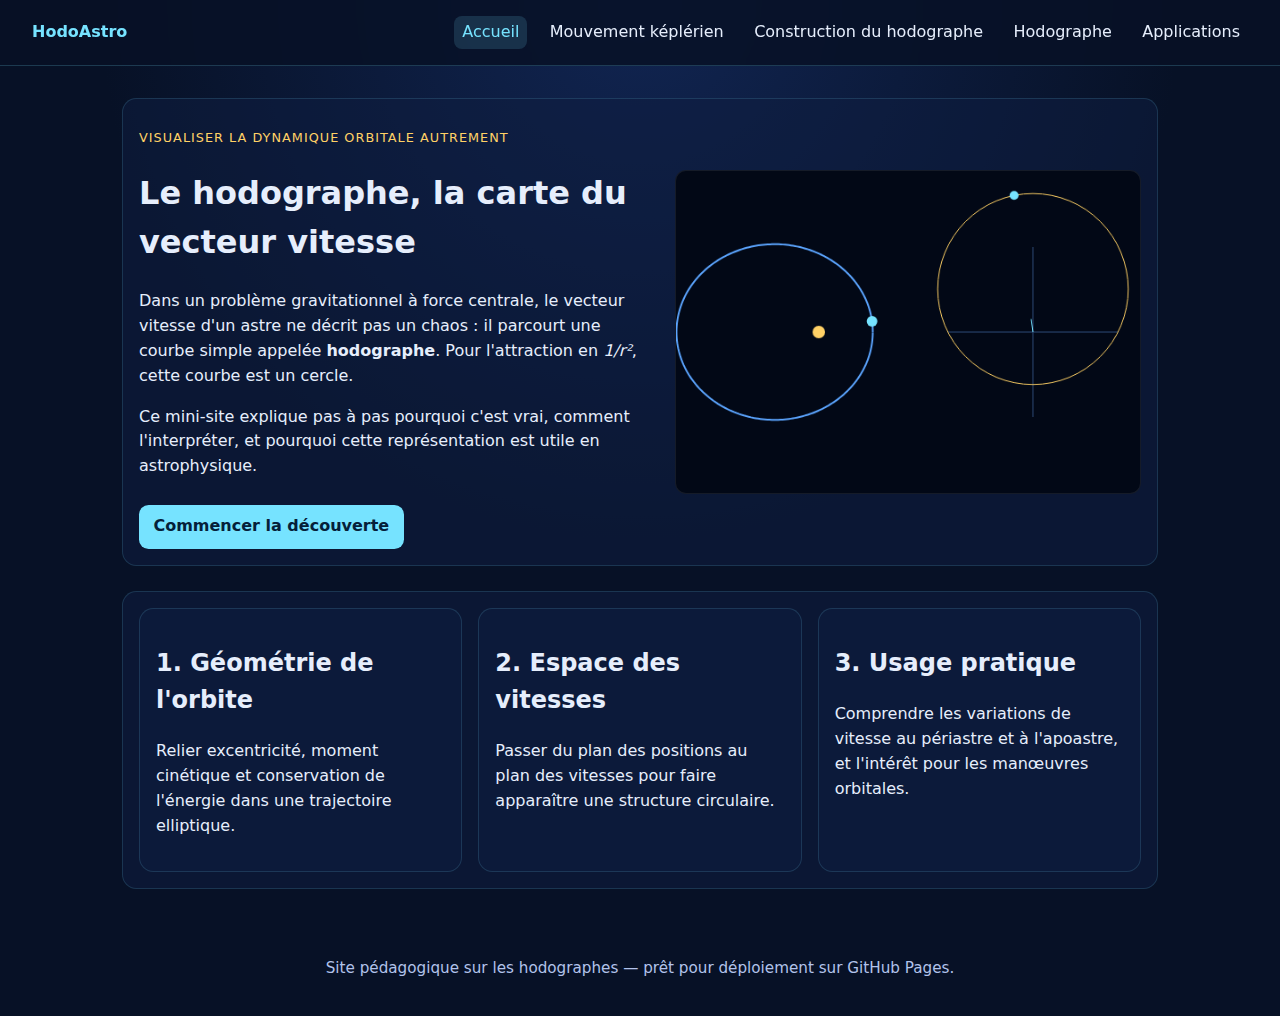
<file: index.html>
<!DOCTYPE html>
<html lang="fr">
  <head>
    <meta charset="UTF-8" />
    <meta name="viewport" content="width=device-width, initial-scale=1.0" />
    <title>Hodographes et mécanique céleste</title>
    <link rel="stylesheet" href="styles.css" />
  </head>
  <body data-page="home">
    <header class="site-header">
      <a class="logo" href="index.html">HodoAstro</a>
      <nav>
        <a href="index.html" aria-current="page">Accueil</a>
        <a href="kepler.html">Mouvement képlérien</a>
        <a href="construction.html">Construction du hodographe</a>
        <a href="hodographe.html">Hodographe</a>
        <a href="applications.html">Applications</a>
      </nav>
    </header>

    <main>
      <section class="hero">
        <div>
          <p class="eyebrow">Visualiser la dynamique orbitale autrement</p>
          <h1>Le hodographe, la carte du vecteur vitesse</h1>
          <p>
            Dans un problème gravitationnel à force centrale, le vecteur vitesse d'un astre ne décrit pas un chaos : il parcourt une
            courbe simple appelée <strong>hodographe</strong>. Pour l'attraction en <em>1/r²</em>, cette courbe est un cercle.
          </p>
          <p>
            Ce mini-site explique pas à pas pourquoi c'est vrai, comment l'interpréter, et pourquoi cette représentation est utile
            en astrophysique.
          </p>
          <a class="cta" href="kepler.html">Commencer la découverte</a>
        </div>
        <canvas id="home-canvas" width="520" height="360" aria-label="Animation orbitale et hodographe"></canvas>
      </section>

      <section class="grid cards">
        <article>
          <h2>1. Géométrie de l'orbite</h2>
          <p>Relier excentricité, moment cinétique et conservation de l'énergie dans une trajectoire elliptique.</p>
        </article>
        <article>
          <h2>2. Espace des vitesses</h2>
          <p>Passer du plan des positions au plan des vitesses pour faire apparaître une structure circulaire.</p>
        </article>
        <article>
          <h2>3. Usage pratique</h2>
          <p>Comprendre les variations de vitesse au périastre et à l'apoastre, et l'intérêt pour les manœuvres orbitales.</p>
        </article>
      </section>
    </main>

    <footer>
      <p>Site pédagogique sur les hodographes — prêt pour déploiement sur GitHub Pages.</p>
    </footer>

    <script src="app.js"></script>
  </body>
</html>
</file>
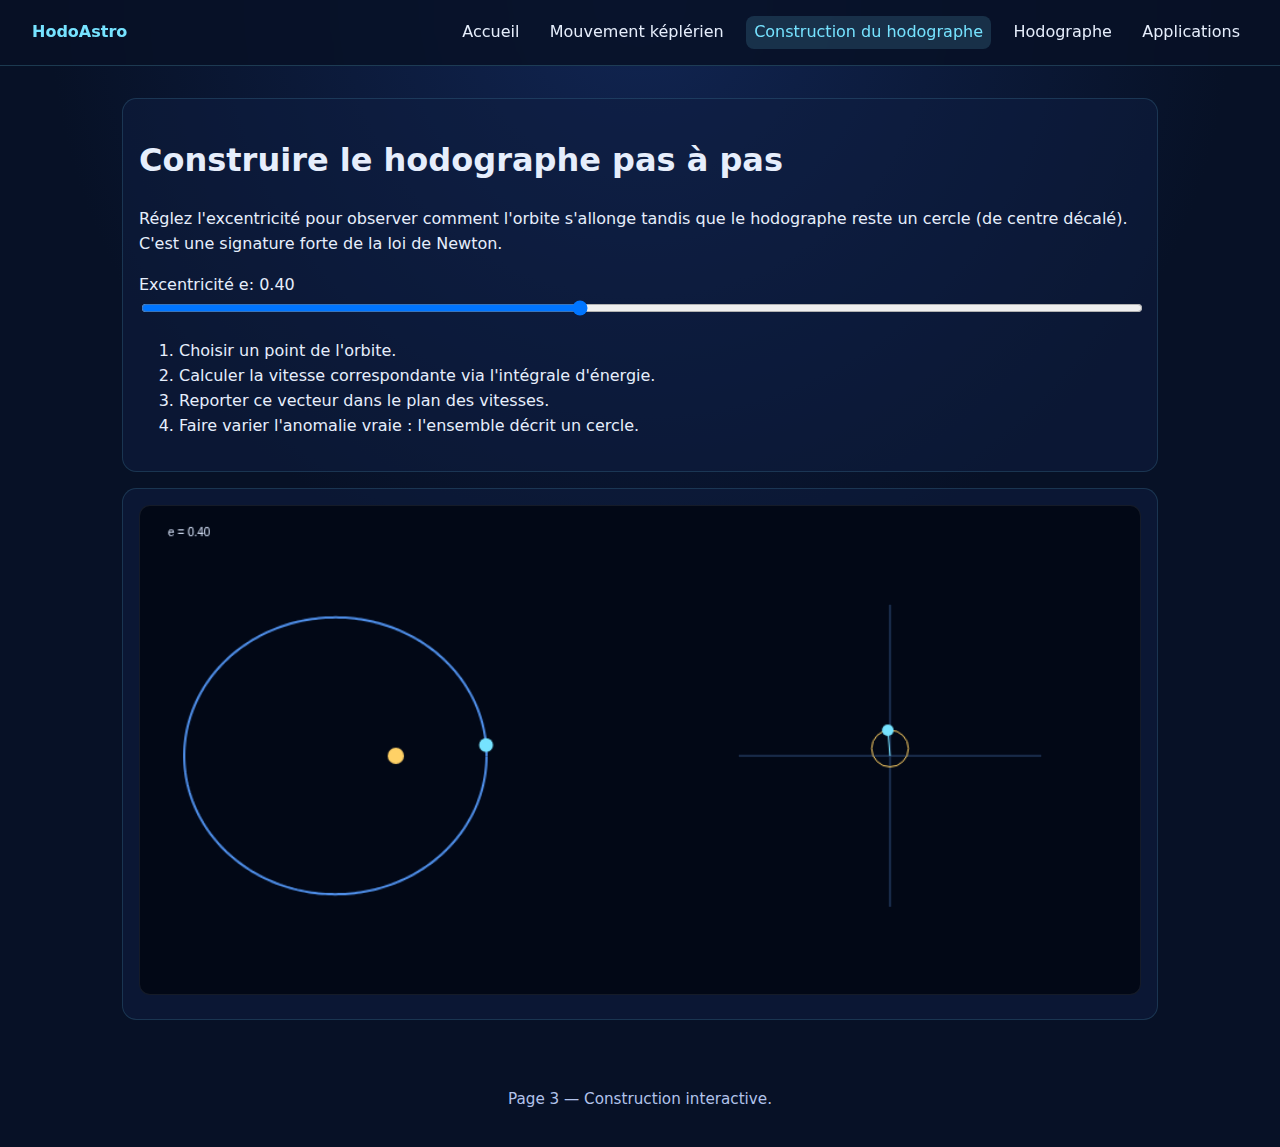
<file: construction.html>
<!DOCTYPE html>
<html lang="fr">
  <head>
    <meta charset="UTF-8" />
    <meta name="viewport" content="width=device-width, initial-scale=1.0" />
    <title>Construction du hodographe | HodoAstro</title>
    <link rel="stylesheet" href="styles.css" />
  </head>
  <body data-page="construction">
    <header class="site-header">
      <a class="logo" href="index.html">HodoAstro</a>
      <nav>
        <a href="index.html">Accueil</a>
        <a href="kepler.html">Mouvement képlérien</a>
        <a href="construction.html" aria-current="page">Construction du hodographe</a>
        <a href="hodographe.html">Hodographe</a>
        <a href="applications.html">Applications</a>
      </nav>
    </header>

    <main class="page-layout">
      <section>
        <h1>Construire le hodographe pas à pas</h1>
        <p>
          Réglez l'excentricité pour observer comment l'orbite s'allonge tandis que le hodographe reste un cercle (de centre décalé).
          C'est une signature forte de la loi de Newton.
        </p>
        <div class="controls">
          <label for="ecc">Excentricité e: <span id="ecc-value">0.40</span></label>
          <input id="ecc" type="range" min="0.05" max="0.85" step="0.01" value="0.40" />
        </div>
        <ol>
          <li>Choisir un point de l'orbite.</li>
          <li>Calculer la vitesse correspondante via l'intégrale d'énergie.</li>
          <li>Reporter ce vecteur dans le plan des vitesses.</li>
          <li>Faire varier l'anomalie vraie : l'ensemble décrit un cercle.</li>
        </ol>
      </section>

      <section class="panel">
        <canvas id="construction-canvas" width="860" height="420" aria-label="Construction interactive du hodographe"></canvas>
      </section>
    </main>

    <footer><p>Page 3 — Construction interactive.</p></footer>
    <script src="app.js"></script>
  </body>
</html>
</file>
<file: styles.css>
:root {
  --bg: #071126;
  --bg-soft: #0f1d3f;
  --text: #e6eefc;
  --muted: #b2c3eb;
  --accent: #76e3ff;
  --accent-2: #ffd166;
}

* {
  box-sizing: border-box;
}

body {
  margin: 0;
  font-family: Inter, system-ui, sans-serif;
  background: radial-gradient(circle at top, #112552, var(--bg) 45%);
  color: var(--text);
  line-height: 1.55;
}

.site-header {
  display: flex;
  justify-content: space-between;
  gap: 1rem;
  align-items: center;
  padding: 1rem 2rem;
  position: sticky;
  top: 0;
  backdrop-filter: blur(8px);
  background: rgba(7, 17, 38, 0.85);
  border-bottom: 1px solid rgba(118, 227, 255, 0.2);
}

.logo {
  color: var(--accent);
  font-weight: 700;
  text-decoration: none;
}

nav {
  display: flex;
  gap: 0.9rem;
  flex-wrap: wrap;
}

nav a {
  color: var(--text);
  text-decoration: none;
  padding: 0.25rem 0.5rem;
  border-radius: 0.5rem;
}

nav a[aria-current="page"] {
  background: rgba(118, 227, 255, 0.15);
  color: var(--accent);
}

main {
  padding: 2rem;
  max-width: 1100px;
  margin: 0 auto;
}

.hero {
  display: grid;
  grid-template-columns: 1.1fr 1fr;
  gap: 1.4rem;
  align-items: center;
}

.eyebrow {
  color: var(--accent-2);
  text-transform: uppercase;
  letter-spacing: 0.08em;
  font-size: 0.8rem;
}

.cta {
  display: inline-block;
  margin-top: 0.6rem;
  background: var(--accent);
  color: #052039;
  text-decoration: none;
  padding: 0.6rem 0.9rem;
  border-radius: 0.6rem;
  font-weight: 700;
}

.grid {
  display: grid;
  gap: 1rem;
}

.cards {
  grid-template-columns: repeat(auto-fit, minmax(220px, 1fr));
  margin-top: 1.6rem;
}

article,
.panel,
section {
  background: rgba(15, 29, 63, 0.55);
  border: 1px solid rgba(118, 227, 255, 0.15);
  border-radius: 0.9rem;
  padding: 1rem;
}

.page-layout {
  display: grid;
  gap: 1rem;
}

canvas {
  width: 100%;
  max-width: 100%;
  border-radius: 0.7rem;
  background: #020816;
  border: 1px solid rgba(255, 255, 255, 0.08);
}

.controls {
  margin: 1rem 0;
}

input[type="range"] {
  width: 100%;
}

.formula {
  color: var(--accent);
  font-size: 1.1rem;
}

.legend,
footer {
  color: var(--muted);
  font-size: 0.95rem;
}

footer {
  text-align: center;
  padding: 1.3rem;
}

@media (max-width: 900px) {
  .hero {
    grid-template-columns: 1fr;
  }

  main {
    padding: 1rem;
  }
}
</file>
